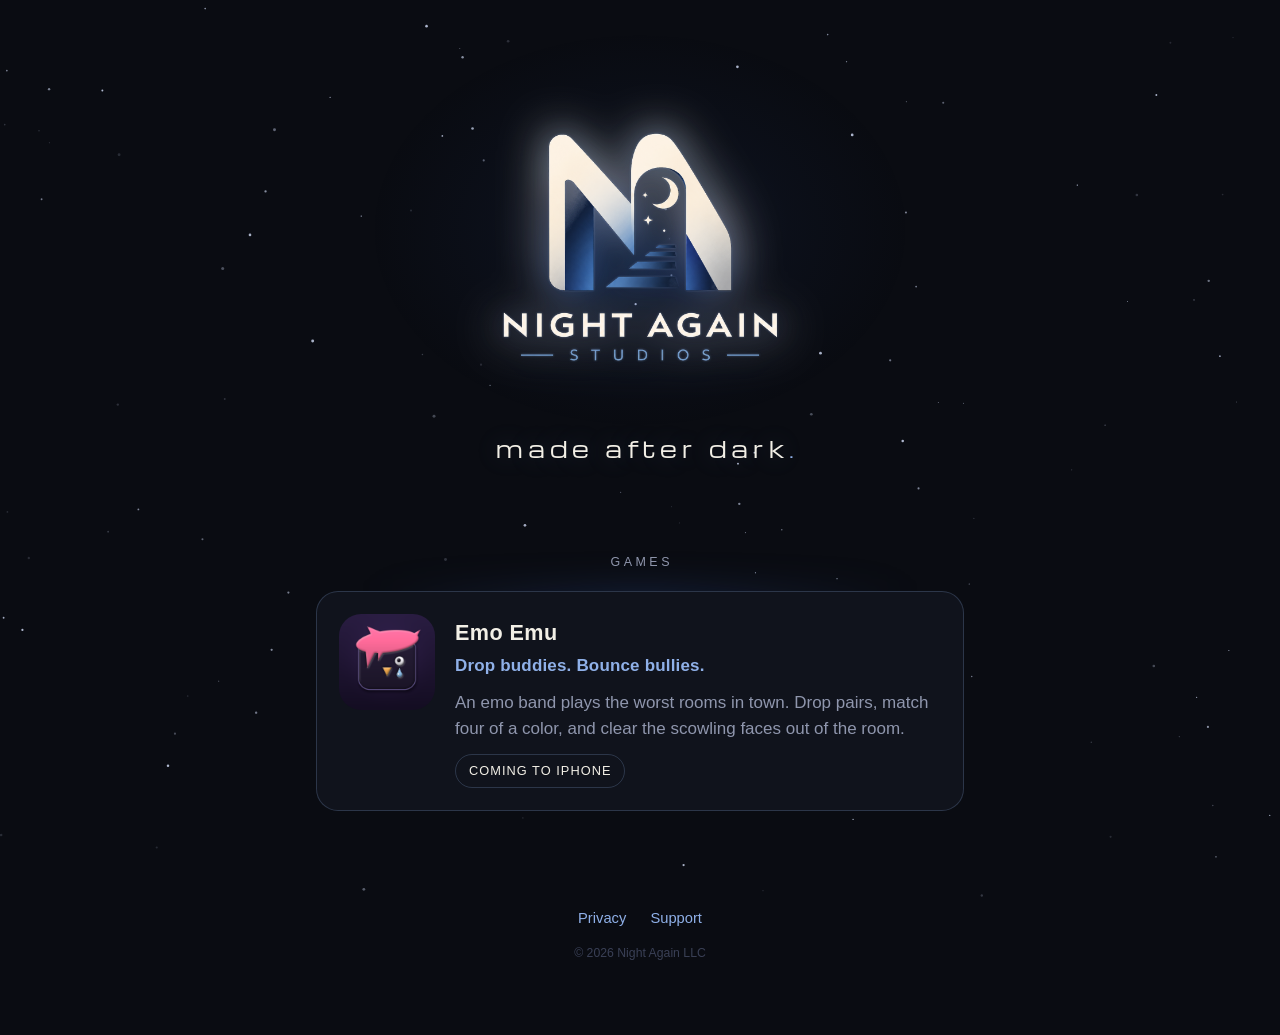
<file: index.html>
<!doctype html>
<html lang="en">
<head>
<meta charset="utf-8">
<meta name="viewport" content="width=device-width, initial-scale=1">
<title>Night Again Studios</title>
<meta name="description" content="Night Again Studios makes games after dark. Emo Emu — drop buddies, bounce bullies — is coming to iPhone.">
<meta property="og:title" content="Night Again Studios">
<meta property="og:description" content="Made after dark.">
<meta property="og:image" content="https://nightagainstudios.com/assets/night-again-studios.png">
<link rel="icon" href="/assets/favicon-32.png" sizes="32x32" type="image/png">
<link rel="icon" href="/assets/favicon-16.png" sizes="16x16" type="image/png">
<link rel="icon" href="/assets/favicon-192.png" sizes="192x192" type="image/png">
<link rel="apple-touch-icon" href="/assets/apple-touch-icon.png" sizes="180x180">
<link rel="manifest" href="/site.webmanifest">
<meta name="theme-color" content="#0a0c12">
<style>
  @font-face {
    font-family: "Michroma";
    src: url("/assets/fonts/Michroma-Regular.ttf") format("truetype");
    font-weight: 400; font-style: normal; font-display: swap;
  }
  :root {
    --bg: #0a0c12;          /* the logo's own ground, sampled */
    --ink: #f2efe6;
    --dim: #8f96ad;
    --faint: #3a4056;
    --accent: #8fb0e8;      /* the logo's moonlit blue, lifted for text */
    --accent-deep: #2f4f9a;
    --panel: #10131c;
    --rim: rgba(143, 176, 232, 0.22);
  }
  * { box-sizing: border-box; }
  html, body { margin: 0; background: var(--bg); color: var(--ink); overflow-x: hidden; }   /* both: iOS Safari ignores it on body alone */
  body {
    font: 17px/1.55 -apple-system, BlinkMacSystemFont, "SF Pro Text", "Helvetica Neue", Arial, sans-serif;
    min-height: 100dvh; position: relative; overflow-x: hidden;
    -webkit-font-smoothing: antialiased;
  }
  #sky {                           /* the largest viewport, so iOS Safari's toolbar collapsing mid-scroll never resizes it */
    position: fixed; top: 0; left: 0; width: 100vw; height: 100vh; height: 100lvh;
    z-index: 0; pointer-events: none;
  }
  main { position: relative; z-index: 1; max-width: 680px; margin: 0 auto; padding: 56px 16px 72px; }

  header { text-align: center; padding-top: 8px; }
  header h1 { margin: 0; }
  /* The glow is the mark's own light, three layers deep:
     1. a wide, very faint pool of moonlight in the air behind it (::before),
     2. a blurred copy of the mark itself (.bloom) — so the letters glow cream and the
        doorway glows blue, the way a lit sign blooms, instead of one flat halo color,
     3. a tight edge light on the mark so it stays crisp against its own bloom. */
  .mark { position: relative; display: block; width: min(360px, 78vw); margin: 0 auto; isolation: isolate; }
  .mark::before {
    content: ""; position: absolute; left: 50%; top: 46%; width: min(150%, 100vw); height: 110%;   /* never wider than the phone — it made the page scroll sideways */
    transform: translate(-50%, -50%); z-index: -2; border-radius: 50%;
    background: radial-gradient(closest-side, rgba(79, 118, 206, 0.16), rgba(47, 79, 154, 0.05) 55%, rgba(47, 79, 154, 0) 100%);
  }
  .mark img { width: 100%; height: auto; display: block; }
  .mark .bloom {
    position: absolute; inset: 0; z-index: -1; pointer-events: none;
    filter: blur(var(--bloom-blur, 22px)) saturate(1.35) brightness(1.1);
    opacity: var(--bloom, 0.55); transform: scale(1.04);
  }
  .mark .face { position: relative; filter: drop-shadow(0 0 1px rgba(143, 176, 232, 0.35)) drop-shadow(0 0 14px rgba(79, 118, 206, 0.22)); }
  .tag {
    font-family: "Michroma", "Avenir Next", "Helvetica Neue", Arial, sans-serif;
    font-size: clamp(1.05rem, 3.6vw, 1.35rem);
    letter-spacing: 0.22em; text-transform: lowercase;
    color: var(--ink); margin: 8px 0 0; text-align: center;
    text-shadow: 0 0 24px rgba(143, 176, 232, 0.25);
  }
  /* The WORDS are what the eye centres; the period carries almost no weight, so it hangs outside
     the centered words (hanging punctuation) instead of pulling them left. The inner span pads its
     left by the letter-spacing that trails its last glyph, so the glyphs themselves sit on center. */
  .tag .words { position: relative; display: inline-block; padding-left: 0.22em; }
  .tag .dot { position: absolute; left: 100%; top: 0; color: var(--accent); }

  section.games { margin-top: 88px; }
  .eyebrow {
    font-size: 0.78rem; letter-spacing: 0.28em; text-transform: uppercase; color: var(--dim);
    margin: 0 0 18px; text-align: center; padding-left: 0.28em;
  }
  .card {
    display: grid; grid-template-columns: 96px 1fr; gap: 20px; align-items: start;
    background: var(--panel); border: 1px solid var(--rim); border-radius: 22px;
    padding: 22px; position: relative;
  }
  .card::before {
    content: ""; position: absolute; inset: -1px; border-radius: 23px; z-index: -1;
    background: radial-gradient(60% 80% at 50% 0%, rgba(47, 79, 154, 0.35), transparent 70%);
    filter: blur(18px);
  }
  .card img { width: 96px; height: 96px; border-radius: 22px; display: block; }
  .card h2 { margin: 2px 0 4px; font-size: 1.35rem; letter-spacing: 0.02em; }
  .card .sub { margin: 0 0 10px; color: var(--accent); font-weight: 600; letter-spacing: 0.01em; }
  .card p { margin: 0 0 12px; color: var(--dim); }
  .card .soon {
    display: inline-block; font-size: 0.8rem; letter-spacing: 0.08em; text-transform: uppercase;
    color: var(--ink); border: 1px solid var(--rim); border-radius: 999px; padding: 6px 12px 6px calc(12px + 0.08em);
  }

  footer { margin-top: 96px; text-align: center; color: var(--dim); font-size: 0.92rem; }
  footer nav { margin-bottom: 14px; }
  footer a { color: var(--accent); text-decoration: none; margin: 0 10px; }
  footer a:hover, footer a:focus-visible { text-decoration: underline; outline: none; }
  footer a:focus-visible { outline: 2px solid var(--accent); outline-offset: 4px; border-radius: 4px; }
  footer small { display: block; color: var(--faint); margin-top: 6px; }

  @media (max-width: 420px) {
    .card { grid-template-columns: 72px 1fr; gap: 14px; padding: 18px; }
    .card img { width: 72px; height: 72px; border-radius: 17px; }
    .card h2 { font-size: 1.2rem; }
  }
  @media (prefers-reduced-motion: reduce) { #sky { display: none; } }
</style>
</head>
<body>
<canvas id="sky" aria-hidden="true"></canvas>
<main>
  <header>
    <h1>
      <span class="mark">
        <img class="bloom" src="/assets/night-again-studios.png" alt="" aria-hidden="true" width="1254" height="1254">
        <img class="face" src="/assets/night-again-studios.png" alt="Night Again Studios" width="1254" height="1254">
      </span>
    </h1>
    <p class="tag"><span class="words">made after dark<span class="dot">.</span></span></p>
  </header>

  <section class="games" aria-labelledby="games-h">
    <p class="eyebrow" id="games-h">Games</p>
    <article class="card">
      <img src="/assets/emo-emu-icon.png" alt="" width="512" height="512">
      <div>
        <h2>Emo Emu</h2>
        <p class="sub">Drop buddies. Bounce bullies.</p>
        <p>An emo band plays the worst rooms in town. Drop pairs, match four of a color, and clear the scowling faces out of the room.</p>
        <span class="soon">Coming to iPhone</span>
      </div>
    </article>
  </section>

  <footer>
    <nav aria-label="Legal">
      <a href="/emoemu/privacy">Privacy</a>
      <a href="/emoemu/support">Support</a>
    </nav>
    <small>&copy; 2026 Night Again LLC</small>
  </footer>
</main>
<script>
(function () {
  if (window.matchMedia && window.matchMedia("(prefers-reduced-motion: reduce)").matches) return;
  var c = document.getElementById("sky"), ctx = c.getContext("2d");
  var stars = [], W = 0, H = 0, cssW = 0, cssH = 0, last = 0;
  var dpr = Math.min(window.devicePixelRatio || 1, 2);
  function seed(n) {
    for (var i = 0; i < n; i++) stars.push({
      x: Math.random() * W, y: Math.random() * H,
      r: (0.4 + Math.random() * 1.1) * dpr,
      p: Math.random() * Math.PI * 2,          /* twinkle phase */
      s: 0.7 + Math.random() * 1.4,            /* twinkle speed, rad/s: a 3–9 s breath */
      d: 3 + Math.random() * 7                 /* drift, CSS px per second */
    });
  }
  function size() {
    /* iOS Safari fires resize while its toolbar collapses mid-scroll. The canvas is sized to the
       largest viewport (100lvh), so its box only changes on rotation — and even then the stars keep
       their places, scaled into the new box, never re-rolled (the re-roll was the "jump"). */
    var w = c.clientWidth, h = c.clientHeight;
    if (w === cssW && h === cssH) return;
    var sx = cssW ? w / cssW : 1, sy = cssH ? h / cssH : 1;
    cssW = w; cssH = h; W = c.width = Math.floor(w * dpr); H = c.height = Math.floor(h * dpr);
    if (!stars.length) seed(Math.round((w * h) / 9000));
    else for (var i = 0; i < stars.length; i++) { stars[i].x *= sx; stars[i].y *= sy; }
  }
  function draw(t) {
    var dt = last ? Math.min((t - last) / 1000, 0.1) : 0; last = t;   /* time-based: 30, 60 and 120 Hz drift alike */
    ctx.clearRect(0, 0, W, H);
    ctx.fillStyle = "#cfd9f3";
    for (var i = 0; i < stars.length; i++) {
      var s = stars[i];
      s.y -= s.d * dpr * dt; if (s.y < -2) { s.y = H + 2; s.x = Math.random() * W; }
      ctx.globalAlpha = 0.15 + 0.7 * (0.5 + 0.5 * Math.sin(t * 0.001 * s.s + s.p));
      ctx.beginPath(); ctx.arc(s.x, s.y, s.r, 0, Math.PI * 2); ctx.fill();
    }
    ctx.globalAlpha = 1;
    requestAnimationFrame(draw);
  }
  addEventListener("resize", size, { passive: true });
  size(); requestAnimationFrame(draw);
})();
</script>
</body>
</html>
</file>
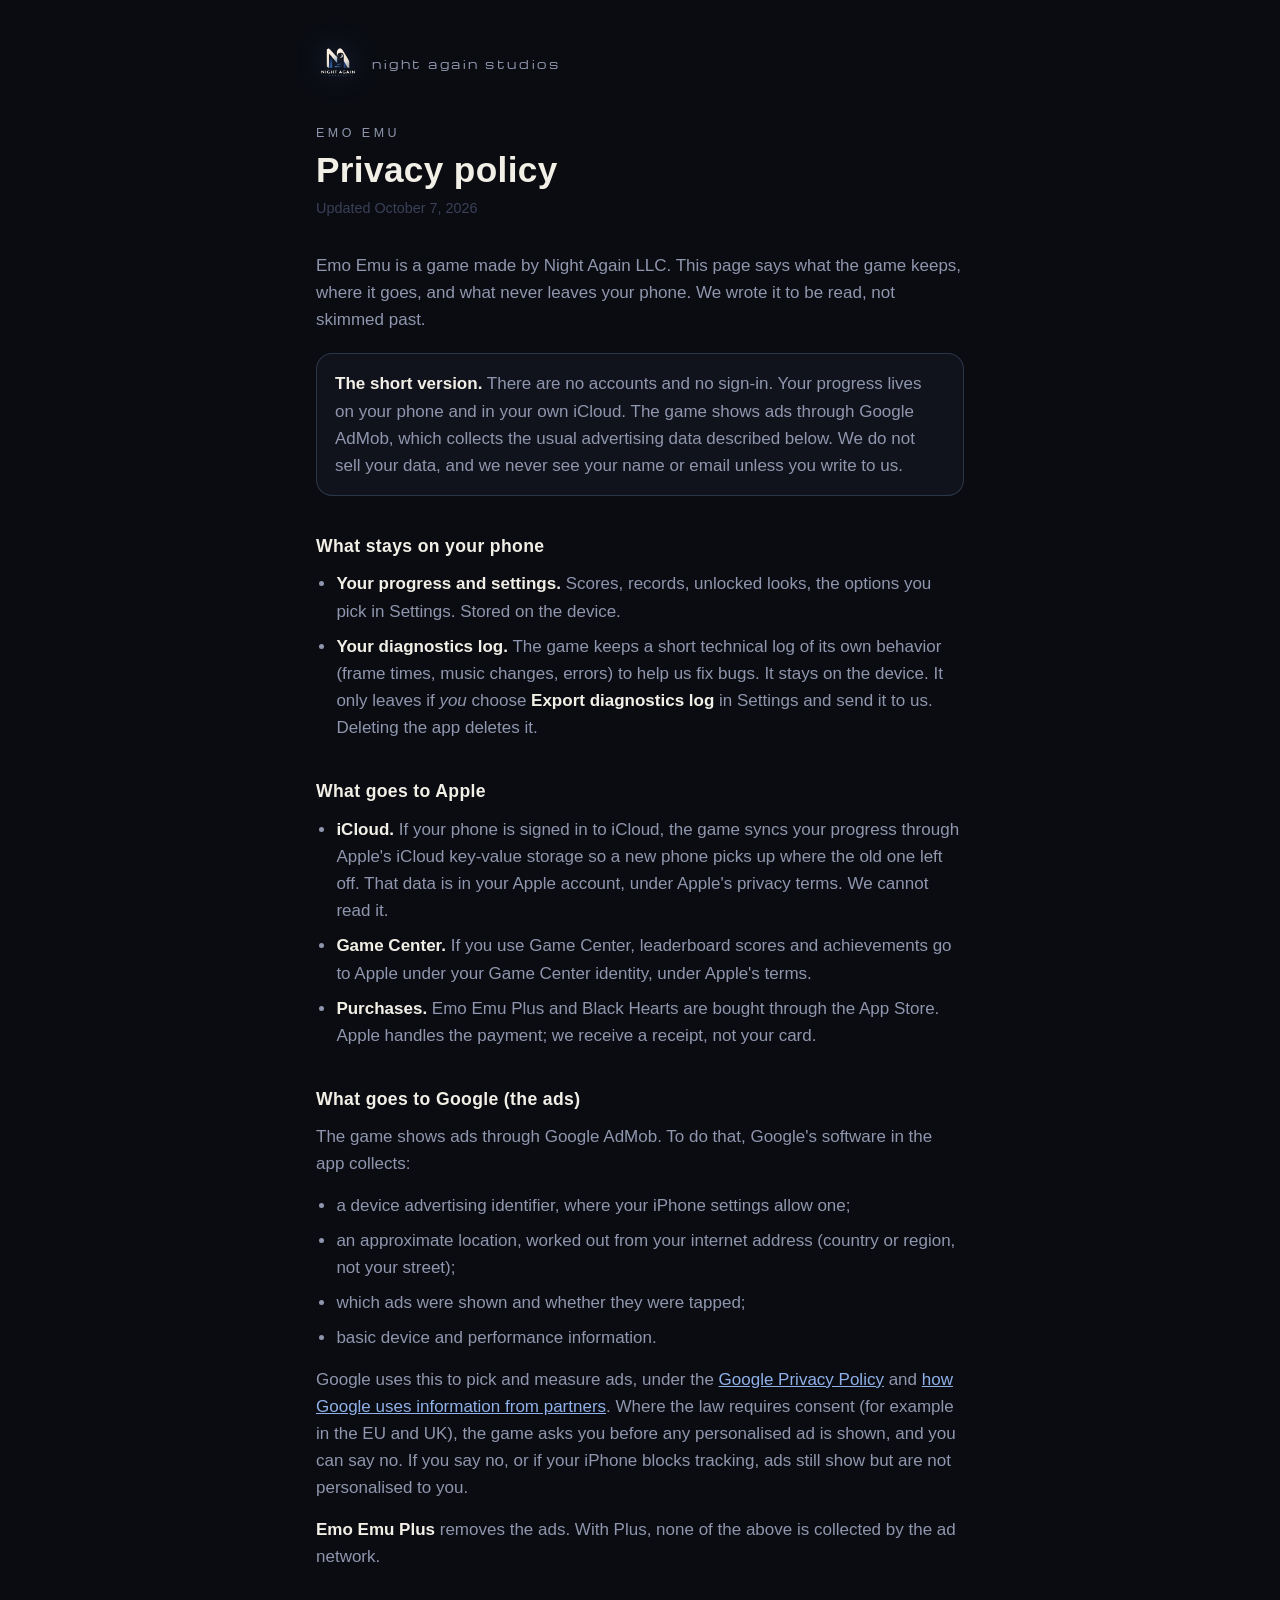
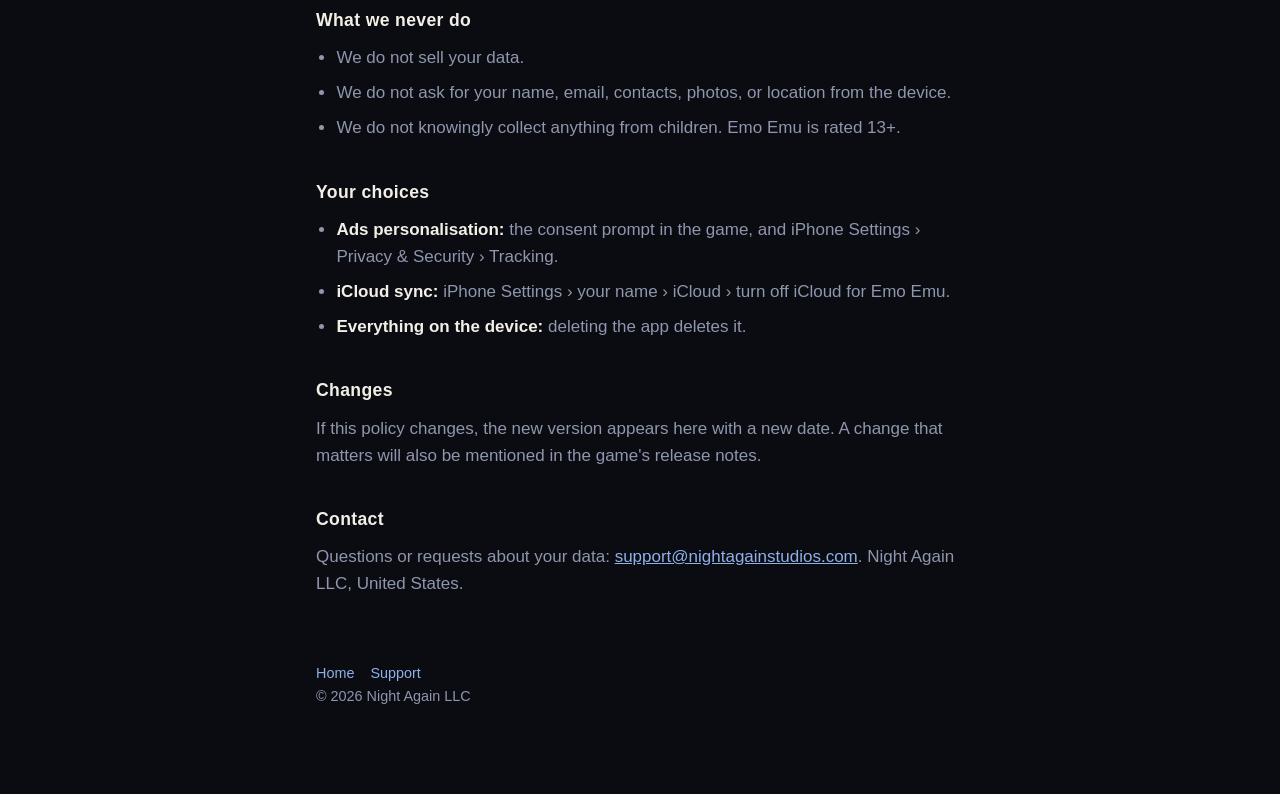
<file: emoemu/privacy.html>
<!doctype html>
<html lang="en">
<head>
<meta charset="utf-8">
<meta name="viewport" content="width=device-width, initial-scale=1">
<title>Emo Emu Privacy Policy</title>
<meta name="description" content="What Emo Emu keeps on your phone, what reaches Apple and Google, and what never leaves the device.">
<link rel="icon" href="/assets/favicon-32.png" sizes="32x32" type="image/png">
<link rel="icon" href="/assets/favicon-16.png" sizes="16x16" type="image/png">
<link rel="icon" href="/assets/favicon-192.png" sizes="192x192" type="image/png">
<link rel="apple-touch-icon" href="/assets/apple-touch-icon.png" sizes="180x180">
<link rel="manifest" href="/site.webmanifest">
<meta name="theme-color" content="#0a0c12">
<link rel="stylesheet" href="/assets/page.css">
</head>
<body>
<main>
  <div class="crumb">
    <a href="/"><img src="/assets/night-again-studios.png" alt="" width="1254" height="1254"></a>
    <a href="/">night again studios</a>
  </div>

  <p class="eyebrow">Emo Emu</p>
  <h1>Privacy policy</h1>
  <p class="updated">Updated October 7, 2026</p>

  <p>Emo Emu is a game made by Night Again LLC. This page says what the game keeps, where it goes, and what never leaves your phone. We wrote it to be read, not skimmed past.</p>

  <div class="note">
    <p><strong>The short version.</strong> There are no accounts and no sign-in. Your progress lives on your phone and in your own iCloud. The game shows ads through Google AdMob, which collects the usual advertising data described below. We do not sell your data, and we never see your name or email unless you write to us.</p>
  </div>

  <h2>What stays on your phone</h2>
  <ul>
    <li><strong>Your progress and settings.</strong> Scores, records, unlocked looks, the options you pick in Settings. Stored on the device.</li>
    <li><strong>Your diagnostics log.</strong> The game keeps a short technical log of its own behavior (frame times, music changes, errors) to help us fix bugs. It stays on the device. It only leaves if <em>you</em> choose <strong>Export diagnostics log</strong> in Settings and send it to us. Deleting the app deletes it.</li>
  </ul>

  <h2>What goes to Apple</h2>
  <ul>
    <li><strong>iCloud.</strong> If your phone is signed in to iCloud, the game syncs your progress through Apple's iCloud key-value storage so a new phone picks up where the old one left off. That data is in your Apple account, under Apple's privacy terms. We cannot read it.</li>
    <li><strong>Game Center.</strong> If you use Game Center, leaderboard scores and achievements go to Apple under your Game Center identity, under Apple's terms.</li>
    <li><strong>Purchases.</strong> Emo Emu Plus and Black Hearts are bought through the App Store. Apple handles the payment; we receive a receipt, not your card.</li>
  </ul>

  <h2>What goes to Google (the ads)</h2>
  <p>The game shows ads through Google AdMob. To do that, Google's software in the app collects:</p>
  <ul>
    <li>a device advertising identifier, where your iPhone settings allow one;</li>
    <li>an approximate location, worked out from your internet address (country or region, not your street);</li>
    <li>which ads were shown and whether they were tapped;</li>
    <li>basic device and performance information.</li>
  </ul>
  <p>Google uses this to pick and measure ads, under the <a href="https://policies.google.com/privacy">Google Privacy Policy</a> and <a href="https://policies.google.com/technologies/partner-sites">how Google uses information from partners</a>. Where the law requires consent (for example in the EU and UK), the game asks you before any personalised ad is shown, and you can say no. If you say no, or if your iPhone blocks tracking, ads still show but are not personalised to you.</p>
  <p><strong>Emo Emu Plus</strong> removes the ads. With Plus, none of the above is collected by the ad network.</p>

  <h2>What we never do</h2>
  <ul>
    <li>We do not sell your data.</li>
    <li>We do not ask for your name, email, contacts, photos, or location from the device.</li>
    <li>We do not knowingly collect anything from children. Emo Emu is rated 13+.</li>
  </ul>

  <h2>Your choices</h2>
  <ul>
    <li><strong>Ads personalisation:</strong> the consent prompt in the game, and iPhone Settings &rsaquo; Privacy &amp; Security &rsaquo; Tracking.</li>
    <li><strong>iCloud sync:</strong> iPhone Settings &rsaquo; your name &rsaquo; iCloud &rsaquo; turn off iCloud for Emo Emu.</li>
    <li><strong>Everything on the device:</strong> deleting the app deletes it.</li>
  </ul>

  <h2>Changes</h2>
  <p>If this policy changes, the new version appears here with a new date. A change that matters will also be mentioned in the game's release notes.</p>

  <h2>Contact</h2>
  <p>Questions or requests about your data: <a href="mailto:support@nightagainstudios.com">support@nightagainstudios.com</a>. Night Again LLC, United States.</p>

  <footer>
    <nav><a href="/">Home</a><a href="/emoemu/support">Support</a></nav>
    <p>&copy; 2026 Night Again LLC</p>
  </footer>
</main>
</body>
</html>
</file>
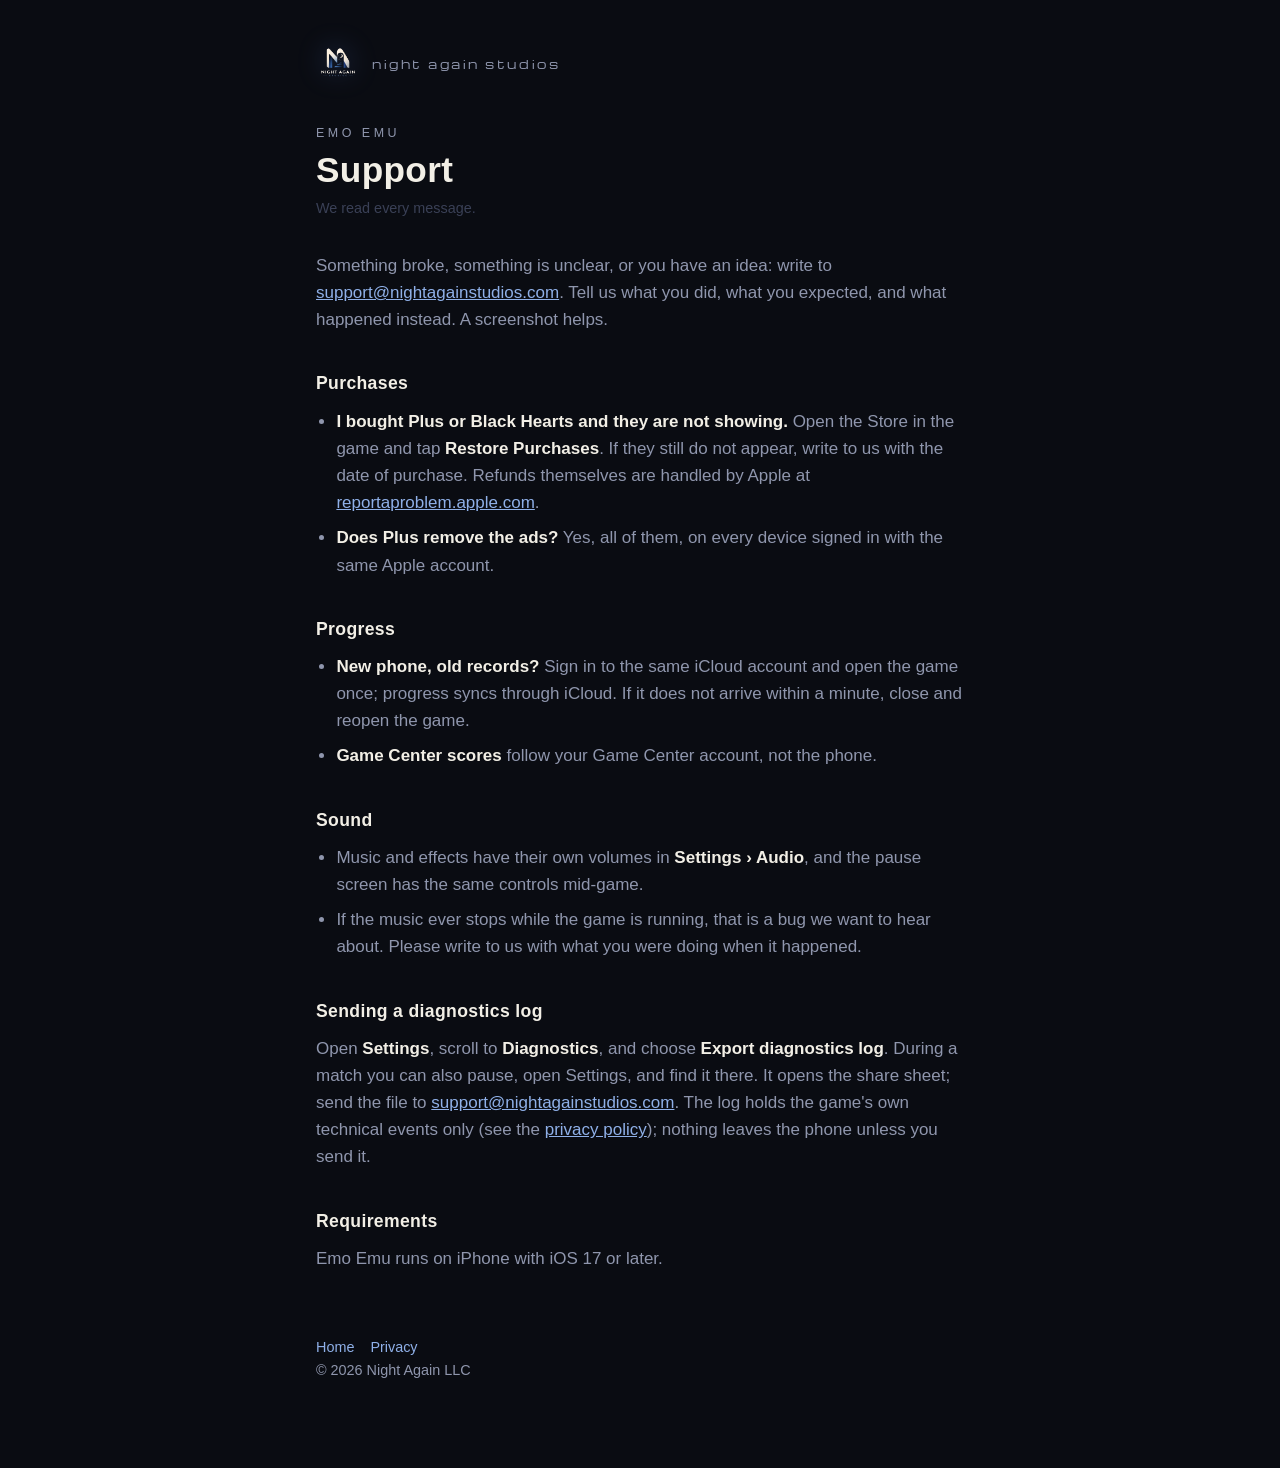
<file: emoemu/support.html>
<!doctype html>
<html lang="en">
<head>
<meta charset="utf-8">
<meta name="viewport" content="width=device-width, initial-scale=1">
<title>Emo Emu Support</title>
<meta name="description" content="Help with Emo Emu: purchases, progress, sound, and how to reach us.">
<link rel="icon" href="/assets/favicon-32.png" sizes="32x32" type="image/png">
<link rel="icon" href="/assets/favicon-16.png" sizes="16x16" type="image/png">
<link rel="icon" href="/assets/favicon-192.png" sizes="192x192" type="image/png">
<link rel="apple-touch-icon" href="/assets/apple-touch-icon.png" sizes="180x180">
<link rel="manifest" href="/site.webmanifest">
<meta name="theme-color" content="#0a0c12">
<link rel="stylesheet" href="/assets/page.css">
</head>
<body>
<main>
  <div class="crumb">
    <a href="/"><img src="/assets/night-again-studios.png" alt="" width="1254" height="1254"></a>
    <a href="/">night again studios</a>
  </div>

  <p class="eyebrow">Emo Emu</p>
  <h1>Support</h1>
  <p class="updated">We read every message.</p>

  <p>Something broke, something is unclear, or you have an idea: write to <a href="mailto:support@nightagainstudios.com">support@nightagainstudios.com</a>. Tell us what you did, what you expected, and what happened instead. A screenshot helps.</p>

  <h2>Purchases</h2>
  <ul>
    <li><strong>I bought Plus or Black Hearts and they are not showing.</strong> Open the Store in the game and tap <strong>Restore Purchases</strong>. If they still do not appear, write to us with the date of purchase. Refunds themselves are handled by Apple at <a href="https://reportaproblem.apple.com">reportaproblem.apple.com</a>.</li>
    <li><strong>Does Plus remove the ads?</strong> Yes, all of them, on every device signed in with the same Apple account.</li>
  </ul>

  <h2>Progress</h2>
  <ul>
    <li><strong>New phone, old records?</strong> Sign in to the same iCloud account and open the game once; progress syncs through iCloud. If it does not arrive within a minute, close and reopen the game.</li>
    <li><strong>Game Center scores</strong> follow your Game Center account, not the phone.</li>
  </ul>

  <h2>Sound</h2>
  <ul>
    <li>Music and effects have their own volumes in <strong>Settings &rsaquo; Audio</strong>, and the pause screen has the same controls mid-game.</li>
    <li>If the music ever stops while the game is running, that is a bug we want to hear about. Please write to us with what you were doing when it happened.</li>
  </ul>

  <h2>Sending a diagnostics log</h2>
  <p>Open <strong>Settings</strong>, scroll to <strong>Diagnostics</strong>, and choose <strong>Export diagnostics log</strong>. During a match you can also pause, open Settings, and find it there. It opens the share sheet; send the file to <a href="mailto:support@nightagainstudios.com">support@nightagainstudios.com</a>. The log holds the game's own technical events only (see the <a href="/emoemu/privacy">privacy policy</a>); nothing leaves the phone unless you send it.</p>

  <h2>Requirements</h2>
  <p>Emo Emu runs on iPhone with iOS 17 or later.</p>

  <footer>
    <nav><a href="/">Home</a><a href="/emoemu/privacy">Privacy</a></nav>
    <p>&copy; 2026 Night Again LLC</p>
  </footer>
</main>
</body>
</html>
</file>
<file: assets/page.css>
@font-face { font-family: "Michroma"; src: url("/assets/fonts/Michroma-Regular.ttf") format("truetype"); font-weight: 400; font-style: normal; font-display: swap; }
:root { --bg: #0a0c12; --ink: #f2efe6; --dim: #8f96ad; --faint: #3a4056; --accent: #8fb0e8; --panel: #10131c; --rim: rgba(143, 176, 232, 0.22); }
* { box-sizing: border-box; }
html, body { margin: 0; background: var(--bg); color: var(--ink); overflow-x: hidden; }
body { font: 17px/1.6 -apple-system, BlinkMacSystemFont, "SF Pro Text", "Helvetica Neue", Arial, sans-serif; -webkit-font-smoothing: antialiased; }
main { max-width: 680px; margin: 0 auto; padding: 40px 16px 72px; }
.crumb { display: flex; align-items: center; gap: 12px; margin-bottom: 36px; }
.crumb img { width: 44px; height: 44px; filter: drop-shadow(0 0 14px rgba(79, 118, 206, 0.45)); }
.crumb a { color: var(--dim); text-decoration: none; font-family: "Michroma", "Avenir Next", Arial, sans-serif; font-size: 0.72rem; letter-spacing: 0.22em; text-transform: lowercase; }
.crumb a:hover, .crumb a:focus-visible { color: var(--accent); outline: none; }
.eyebrow { font-size: 0.78rem; letter-spacing: 0.28em; text-transform: uppercase; color: var(--dim); margin: 0 0 6px; }
h1 { font-size: clamp(1.7rem, 6vw, 2.2rem); line-height: 1.15; margin: 0 0 6px; letter-spacing: 0.01em; text-wrap: balance; }
.updated { color: var(--faint); font-size: 0.9rem; margin: 0 0 32px; }
h2 { font-size: 1.1rem; letter-spacing: 0.02em; margin: 36px 0 10px; color: var(--ink); }
p, li { color: var(--dim); margin: 0 0 14px; }
p strong, li strong { color: var(--ink); font-weight: 600; }
ul { padding-left: 1.2em; margin: 0 0 14px; }
li { margin-bottom: 8px; }
a { color: var(--accent); }
.note { background: var(--panel); border: 1px solid var(--rim); border-radius: 16px; padding: 16px 18px; margin: 20px 0; }
.note p:last-child { margin-bottom: 0; }
footer { margin-top: 64px; color: var(--faint); font-size: 0.9rem; }
footer nav a { margin-right: 16px; color: var(--accent); text-decoration: none; }
footer nav a:hover { text-decoration: underline; }
</file>
